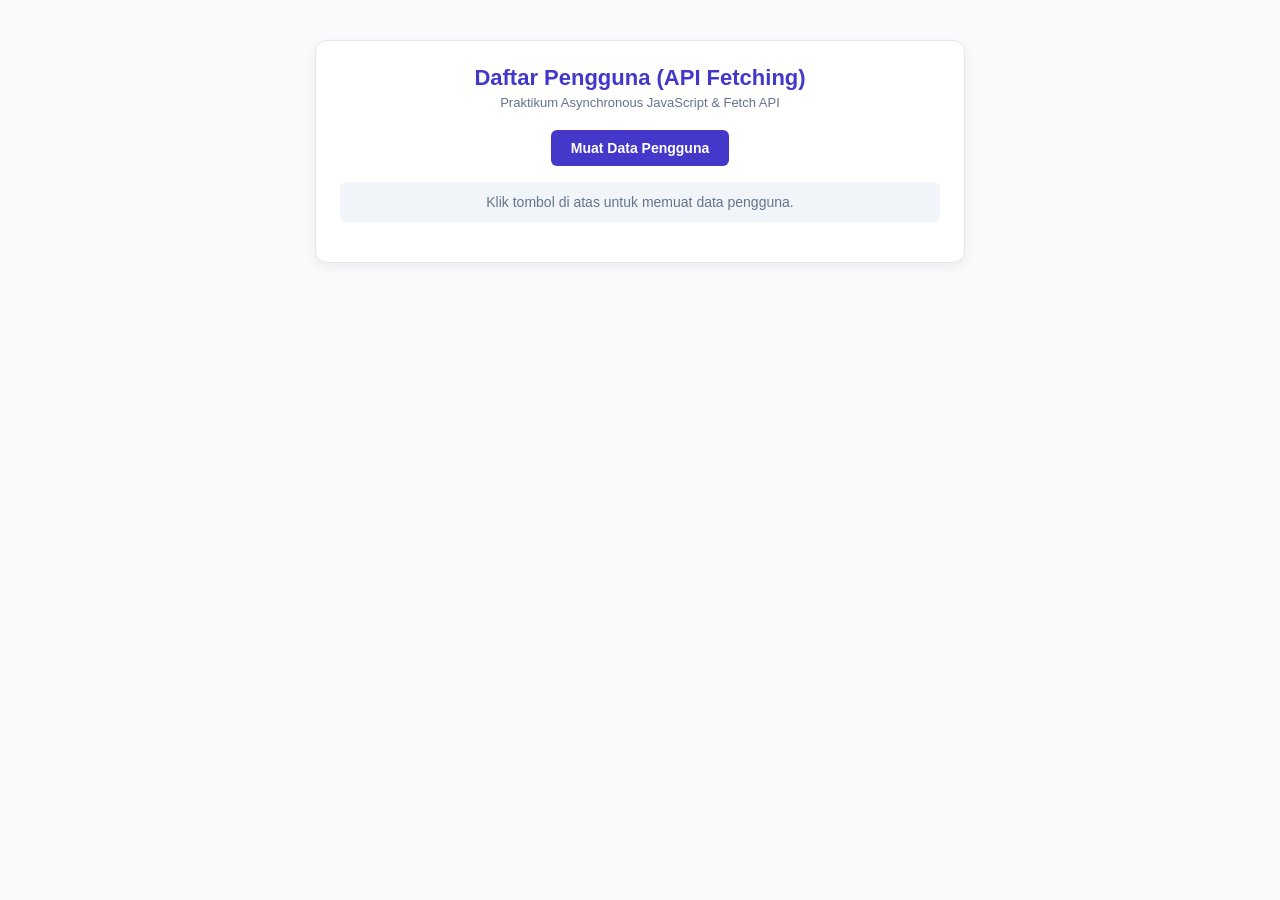
<file: index.html>
<!DOCTYPE html>
<html lang="id">
<head>
 <meta charset="UTF-8">
 <meta name="viewport" content="width=device-width, initial-scale=1.0">
 <title>Modul 6 - User Directory App</title>
 <link rel="stylesheet" href="style.css">
</head>
<body>
 <div class="container">
<h2>Daftar Pengguna (API Fetching)</h2>
 <p class="subtitle">Praktikum Asynchronous JavaScript & Fetch API</p>

 <!-- Tombol Aksi -->
 <div class="actions-bar">
 <button id="btnFetch" class="btn-primary">Muat Data Pengguna</button>
 </div>
 <!-- Indikator Status (Loading & Pesan Error) -->
 <div id="statusMessage" class="status-msg">Klik tombol di atas untuk memuat
data pengguna.</div>
 <!-- Kontainer Kartu Pengguna -->
 <div id="userList" class="user-grid"></div>
 </div>
 <script src="script.js"></script>
</body>
</html>
</file>
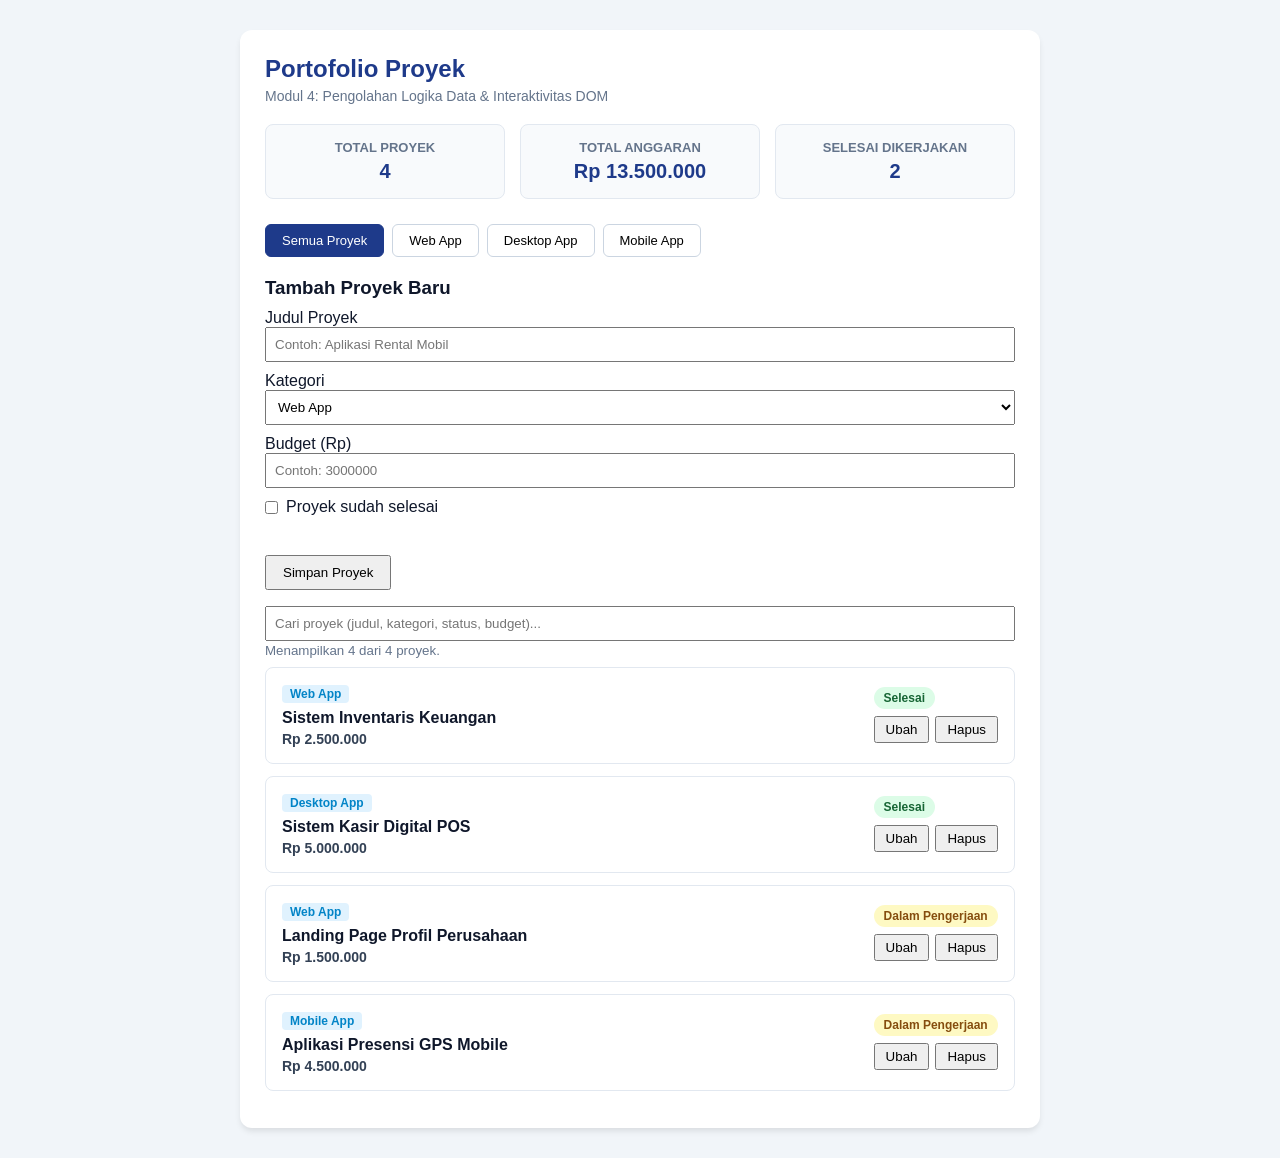
<file: index2.html>
<!DOCTYPE html>
<html lang="id">
<head>
    <meta charset="UTF-8">
    <meta name="viewport" content="width=device-width, initial-scale=1.0">
    <title>Dashboard Portofolio Proyek - Modul 4</title>
    <style>
        * {
            box-sizing: border-box;
            margin: 0;
            padding: 0;
            font-family: 'Segoe UI', Tahoma, Geneva, sans-serif;
        }

        body {
            background-color: #f1f5f9;
            color: #0f172a;
            padding: 30px 15px;
        }

        .container {
            max-width: 800px;
            margin: 0 auto;
            background: #ffffff;
            border-radius: 12px;
            padding: 25px;
            box-shadow: 0 4px 6px -1px rgba(0, 0, 0, 0.1);
        }

        h1 {
            color: #1e3a8a;
            font-size: 24px;
            margin-bottom: 5px;
        }

        p.subtitle {
            color: #64748b;
            margin-bottom: 20px;
            font-size: 14px;
        }

        .stats-grid {
            display: grid;
            grid-template-columns: repeat(auto-fit, minmax(200px, 1fr));
            gap: 15px;
            margin-bottom: 25px;
        }

        .stat-card {
            background: #f8fafc;
            border: 1px solid #e2e8f0;
            border-radius: 8px;
            padding: 15px;
            text-align: center;
        }

        .stat-card h3 {
            font-size: 13px;
            color: #64748b;
            text-transform: uppercase;
            margin-bottom: 5px;
        }

        .stat-card p {
            font-size: 20px;
            font-weight: bold;
            color: #1e3a8a;
        }

        .filter-group {
            display: flex;
            gap: 8px;
            margin-bottom: 20px;
            flex-wrap: wrap;
        }

        .btn-filter {
            padding: 8px 16px;
            border: 1px solid #cbd5e1;
            background: #ffffff;
            border-radius: 6px;
            cursor: pointer;
            font-size: 13px;
            font-weight: 500;
            transition: all 0.2s;
        }

        .btn-filter.active,
        .btn-filter:hover {
            background: #1e3a8a;
            color: #ffffff;
            border-color: #1e3a8a;
        }

        .project-card {
            border: 1px solid #e2e8f0;
            border-radius: 8px;
            padding: 16px;
            margin-bottom: 12px;
            display: flex;
            justify-content: space-between;
            align-items: center;
            background: #ffffff;
            transition: transform 0.15s ease;
        }

        .project-card:hover {
            transform: translateY(-2px);
            box-shadow: 0 4px 6px rgba(0, 0, 0, 0.05);
        }

        .project-info h4 {
            font-size: 16px;
            color: #0f172a;
            margin-bottom: 4px;
        }

        .project-category {
            display: inline-block;
            font-size: 12px;
            color: #0284c7;
            background: #e0f2fe;
            padding: 2px 8px;
            border-radius: 4px;
            margin-bottom: 6px;
            font-weight: 600;
        }

        .project-budget {
            font-size: 14px;
            color: #334155;
            font-weight: 600;
        }

        .badge {
            padding: 4px 10px;
            border-radius: 20px;
            font-size: 12px;
            font-weight: 600;
        }

        .badge-success {
            background: #dcfce7;
            color: #166534;
        }

        .badge-pending {
            background: #fef9c3;
            color: #854d0e;
        }
    </style>
</head>
<body>
    <div class="container">
        <h1>Portofolio Proyek</h1>
        <p class="subtitle">Modul 4: Pengolahan Logika Data & Interaktivitas DOM</p>

        <!-- Kartu Ringkasan Statistik -->
        <div class="stats-grid">
            <div class="stat-card">
                <h3>Total Proyek</h3>
                <p id="stat-total-projects">0</p>
            </div>

            <div class="stat-card">
                <h3>Total Anggaran</h3>
                <p id="stat-total-budget">Rp 0</p>
            </div>

            <div class="stat-card">
                <h3>Selesai Dikerjakan</h3>
                <p id="stat-completed-projects">0</p>
            </div>
        </div>

        <!-- Tombol Filter Kategori -->
        <div class="filter-group">
            <button class="btn-filter active" data-category="Semua">Semua Proyek</button>
            <button class="btn-filter" data-category="Web App">Web App</button>
            <button class="btn-filter" data-category="Desktop App">Desktop App</button>
            <button class="btn-filter" data-category="Mobile App">Mobile App</button>
        </div>

        <!-- Kontainer Daftar Proyek -->
        <div id="project-list"></div>
    </div>

    <script src="main.js"></script>
</body>
</html>
</file>
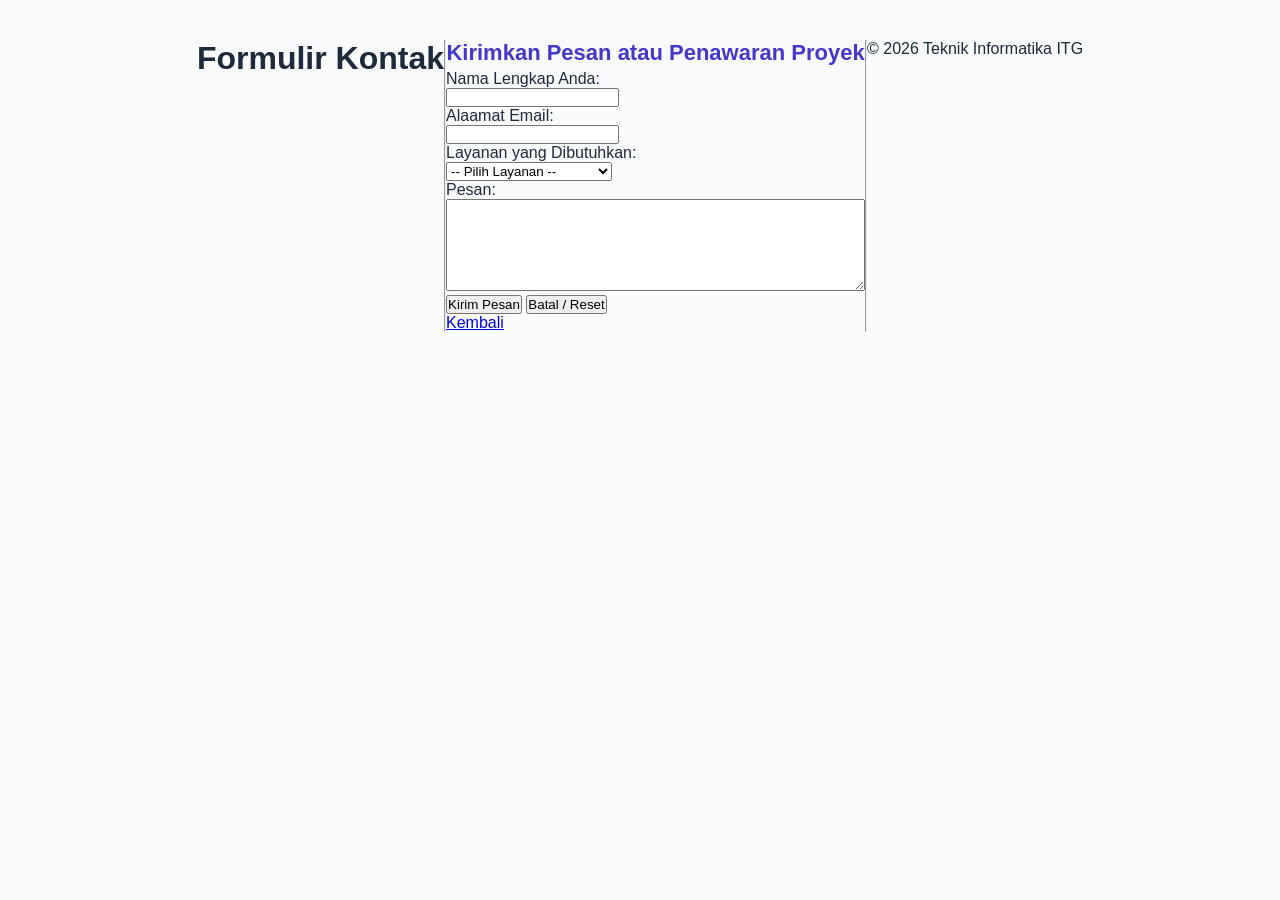
<file: kontak.html>
<!DOCTYPE html>
<html lang="en">
<head>
    <meta charset="UTF-8">
    <meta name="viewport" content="width=device-width, initial-scale=1.0">
    <title>Modul 2 - Form Kontak</title>
    <link rel="stylesheet" href="style.css">
</head>
<body>
    
    <header>
        <h1>Formulir Kontak</h1>
    </header>

    <hr>

    <main>
        <section>
            <h2>Kirimkan Pesan atau Penawaran Proyek</h2>
            <form>

                <p>
                    <label for="nama_pengirim">Nama Lengkap Anda:</label><br>
                    <input type="text" id="nama_pengirim" name="nama_pengirim">
                </p>

                <p>
                    <label for="email_pengirim">Alaamat Email:</label><br>
                    <input type="email" id="email_pengirim" name="email_pengirim">
                </p>

                <p>
                    <label for="Jenis_layanan">Layanan yang Dibutuhkan:</label><br>
                    <select id="jenis_layanan" name="jenis_layanan">
                        <option value="">-- Pilih Layanan --</option>
                        <option value="web">Pembuatan Web</option>
                        <option value="app">Pengembangan Aplikasi</option>
                        <option value="other">Lain-lain</option>
                    </select>
                </p>

                <p>
                    <label for="pesan">Pesan:</label><br>
                    <textarea id="pesan" name="pesan" rows="6" cols="50"></textarea>
                </p>

                <p>
                    <button type="submit">Kirim Pesan</button>
                    <button type="reset">Batal / Reset</button>
                    <p><a href="index.html">Kembali</a></p>
                </p>

            </form>
        </section>
    </main>

    <hr>

    <footer>
        <p>&copy; 2026 Teknik Informatika ITG</p>
    </footer>
</body>
</html>
</file>
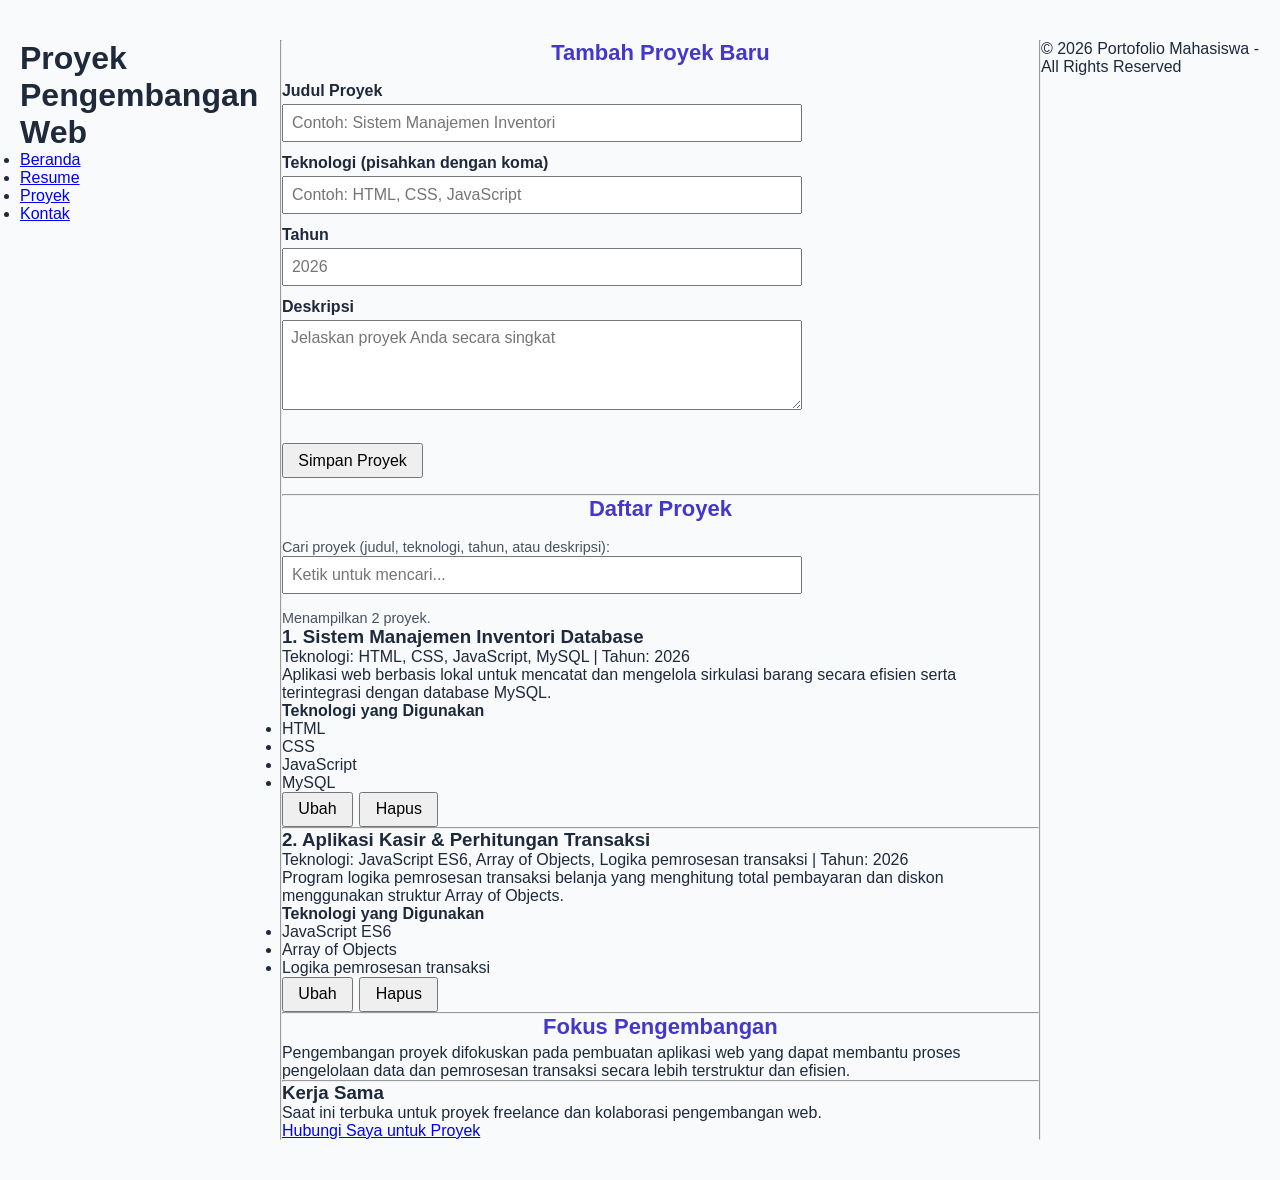
<file: project.html>
<!DOCTYPE html>
<html lang="id">
<head>
    <meta charset="UTF-8">
    <meta name="viewport" content="width=device-width, initial-scale=1.0">
    <title>Modul 2 - Daftar Proyek</title>
    <link rel="stylesheet" href="style.css">
    <style>
        /* Gaya tambahan untuk form CRUD & pencarian (aman jika style.css tidak mengaturnya) */
        .form-proyek, .cari-proyek { margin: 1rem 0; }
        .form-proyek .baris { margin-bottom: 0.75rem; }
        .form-proyek label { display: block; font-weight: bold; margin-bottom: 0.25rem; }
        .form-proyek input, .form-proyek textarea, .cari-proyek input {
            width: 100%; max-width: 520px; padding: 0.5rem; box-sizing: border-box; font: inherit;
        }
        .aksi button, .form-proyek button { padding: 0.4rem 0.9rem; margin-right: 0.4rem; cursor: pointer; font: inherit; }
        .info { font-size: 0.9rem; opacity: 0.8; }
        .pesan-kosong { font-style: italic; }
        .galat { color: #b00020; font-size: 0.9rem; min-height: 1.2em; }
    </style>
</head>
<body>

    <header>
        <h1>Proyek Pengembangan Web</h1>
        <nav>
            <ul>
                <li><a href="index.html">Beranda</a></li>
                <li><a href="resume.html">Resume</a></li>
                <li><a href="project.html">Proyek</a></li>
                <li><a href="kontak.html">Kontak</a></li>
            </ul>
        </nav>
    </header>

    <hr>

    <main>
        <!-- FORM TAMBAH / UBAH PROYEK (Create & Update) -->
        <section id="form-proyek-section">
            <h2 id="judul-form">Tambah Proyek Baru</h2>
            <form id="form-proyek" class="form-proyek" novalidate>
                <input type="hidden" id="proyek-id">

                <div class="baris">
                    <label for="judul">Judul Proyek</label>
                    <input type="text" id="judul" placeholder="Contoh: Sistem Manajemen Inventori" required>
                </div>

                <div class="baris">
                    <label for="teknologi">Teknologi (pisahkan dengan koma)</label>
                    <input type="text" id="teknologi" placeholder="Contoh: HTML, CSS, JavaScript" required>
                </div>

                <div class="baris">
                    <label for="tahun">Tahun</label>
                    <input type="number" id="tahun" min="1990" max="2100" placeholder="2026" required>
                </div>

                <div class="baris">
                    <label for="deskripsi">Deskripsi</label>
                    <textarea id="deskripsi" rows="4" placeholder="Jelaskan proyek Anda secara singkat" required></textarea>
                </div>

                <p class="galat" id="galat" role="alert"></p>

                <button type="submit" id="btn-simpan">Simpan Proyek</button>
                <button type="button" id="btn-batal" hidden>Batal Ubah</button>
            </form>
        </section>

        <hr>

        <!-- DAFTAR PROYEK (Read) + PENCARIAN -->
        <section id="daftar-proyek">
            <h2>Daftar Proyek</h2>

            <div class="cari-proyek">
                <label for="cari" class="info">Cari proyek (judul, teknologi, tahun, atau deskripsi):</label><br>
                <input type="search" id="cari" placeholder="Ketik untuk mencari...">
            </div>
            <p class="info" id="info-hasil"></p>

            <div id="list-proyek"></div>
        </section>

        <hr>

        <section id="fokus-pengembangan">
            <h2>Fokus Pengembangan</h2>
            <p>
                Pengembangan proyek difokuskan pada pembuatan aplikasi web
                yang dapat membantu proses pengelolaan data dan pemrosesan
                transaksi secara lebih terstruktur dan efisien.
            </p>
        </section>

        <hr>

        <aside>
            <h3>Kerja Sama</h3>
            <p>
                Saat ini terbuka untuk proyek freelance dan kolaborasi
                pengembangan web.
            </p>
            <p><a href="kontak.html">Hubungi Saya untuk Proyek</a></p>
        </aside>
    </main>

    <hr>

    <footer>
        <p>&copy; 2026 Portofolio Mahasiswa - All Rights Reserved</p>
    </footer>

    <script>
        const KUNCI = 'daftarProyek';

        // Data awal (diambil dari isi halaman sebelumnya)
        const DATA_AWAL = [
            {
                id: 1,
                judul: 'Sistem Manajemen Inventori Database',
                teknologi: ['HTML', 'CSS', 'JavaScript', 'MySQL'],
                tahun: 2026,
                deskripsi: 'Aplikasi web berbasis lokal untuk mencatat dan mengelola sirkulasi barang secara efisien serta terintegrasi dengan database MySQL.'
            },
            {
                id: 2,
                judul: 'Aplikasi Kasir & Perhitungan Transaksi',
                teknologi: ['JavaScript ES6', 'Array of Objects', 'Logika pemrosesan transaksi'],
                tahun: 2026,
                deskripsi: 'Program logika pemrosesan transaksi belanja yang menghitung total pembayaran dan diskon menggunakan struktur Array of Objects.'
            }
        ];

        // ---------- Penyimpanan (localStorage) ----------
        function muatData() {
            try {
                const mentah = localStorage.getItem(KUNCI);
                if (mentah === null) return DATA_AWAL.slice();
                const data = JSON.parse(mentah);
                return Array.isArray(data) ? data : DATA_AWAL.slice();
            } catch (e) {
                return DATA_AWAL.slice();
            }
        }

        function simpanData() {
            try {
                localStorage.setItem(KUNCI, JSON.stringify(proyek));
            } catch (e) {
                console.error('Gagal menyimpan data:', e);
            }
        }

        let proyek = muatData();

        // ---------- Elemen ----------
        const form = document.getElementById('form-proyek');
        const inputId = document.getElementById('proyek-id');
        const inputJudul = document.getElementById('judul');
        const inputTeknologi = document.getElementById('teknologi');
        const inputTahun = document.getElementById('tahun');
        const inputDeskripsi = document.getElementById('deskripsi');
        const inputCari = document.getElementById('cari');
        const elList = document.getElementById('list-proyek');
        const elInfo = document.getElementById('info-hasil');
        const elGalat = document.getElementById('galat');
        const judulForm = document.getElementById('judul-form');
        const btnSimpan = document.getElementById('btn-simpan');
        const btnBatal = document.getElementById('btn-batal');

        // ---------- Util ----------
        function buatEl(tag, teks) {
            const el = document.createElement(tag);
            if (teks !== undefined) el.textContent = teks; // textContent = aman dari XSS
            return el;
        }

        function idBaru() {
            return proyek.reduce((maks, p) => Math.max(maks, p.id), 0) + 1;
        }

        function parseTeknologi(teks) {
            return teks.split(',').map(t => t.trim()).filter(t => t !== '');
        }

        // ---------- READ + SEARCH ----------
        function render() {
            const kata = inputCari.value.trim().toLowerCase();

            const hasil = proyek.filter(p => {
                if (kata === '') return true;
                const gudang = [p.judul, p.deskripsi, String(p.tahun), p.teknologi.join(' ')]
                    .join(' ').toLowerCase();
                return gudang.includes(kata);
            });

            elList.innerHTML = '';

            if (kata === '') {
                elInfo.textContent = 'Menampilkan ' + proyek.length + ' proyek.';
            } else {
                elInfo.textContent = 'Ditemukan ' + hasil.length + ' dari ' + proyek.length +
                    ' proyek untuk "' + inputCari.value.trim() + '".';
            }

            if (hasil.length === 0) {
                elList.appendChild(buatEl('p',
                    proyek.length === 0
                        ? 'Belum ada proyek. Tambahkan proyek pertama Anda lewat form di atas.'
                        : 'Tidak ada proyek yang cocok dengan pencarian.'
                )).classList.add('pesan-kosong');
                return;
            }

            hasil.forEach((p, i) => {
                const article = document.createElement('article');

                const header = document.createElement('header');
                header.appendChild(buatEl('h3', (i + 1) + '. ' + p.judul));

                const meta = document.createElement('p');
                meta.appendChild(document.createTextNode('Teknologi: ' + p.teknologi.join(', ') + ' | Tahun: '));
                const waktu = buatEl('time', String(p.tahun));
                waktu.setAttribute('datetime', String(p.tahun));
                meta.appendChild(waktu);
                header.appendChild(meta);
                article.appendChild(header);

                article.appendChild(buatEl('p', p.deskripsi));

                article.appendChild(buatEl('h4', 'Teknologi yang Digunakan'));
                const ul = document.createElement('ul');
                p.teknologi.forEach(t => ul.appendChild(buatEl('li', t)));
                article.appendChild(ul);

                const aksi = document.createElement('div');
                aksi.className = 'aksi';

                const btnEdit = buatEl('button', 'Ubah');
                btnEdit.type = 'button';
                btnEdit.addEventListener('click', () => mulaiUbah(p.id));

                const btnHapus = buatEl('button', 'Hapus');
                btnHapus.type = 'button';
                btnHapus.addEventListener('click', () => hapusProyek(p.id));

                aksi.appendChild(btnEdit);
                aksi.appendChild(btnHapus);
                article.appendChild(aksi);

                elList.appendChild(article);
                if (i < hasil.length - 1) elList.appendChild(document.createElement('hr'));
            });
        }

        // ---------- CREATE & UPDATE ----------
        form.addEventListener('submit', function (e) {
            e.preventDefault();
            elGalat.textContent = '';

            const judul = inputJudul.value.trim();
            const teknologi = parseTeknologi(inputTeknologi.value);
            const tahun = parseInt(inputTahun.value, 10);
            const deskripsi = inputDeskripsi.value.trim();

            if (!judul || teknologi.length === 0 || !deskripsi || isNaN(tahun)) {
                elGalat.textContent = 'Semua kolom wajib diisi (teknologi minimal satu, tahun berupa angka).';
                return;
            }

            if (inputId.value === '') {
                // CREATE
                proyek.push({ id: idBaru(), judul, teknologi, tahun, deskripsi });
            } else {
                // UPDATE
                const id = Number(inputId.value);
                const p = proyek.find(x => x.id === id);
                if (p) {
                    p.judul = judul;
                    p.teknologi = teknologi;
                    p.tahun = tahun;
                    p.deskripsi = deskripsi;
                }
            }

            simpanData();
            resetForm();
            render();
        });

        function mulaiUbah(id) {
            const p = proyek.find(x => x.id === id);
            if (!p) return;
            inputId.value = p.id;
            inputJudul.value = p.judul;
            inputTeknologi.value = p.teknologi.join(', ');
            inputTahun.value = p.tahun;
            inputDeskripsi.value = p.deskripsi;
            judulForm.textContent = 'Ubah Proyek';
            btnSimpan.textContent = 'Simpan Perubahan';
            btnBatal.hidden = false;
            elGalat.textContent = '';
            document.getElementById('form-proyek-section').scrollIntoView({ behavior: 'smooth' });
            inputJudul.focus();
        }

        function resetForm() {
            form.reset();
            inputId.value = '';
            judulForm.textContent = 'Tambah Proyek Baru';
            btnSimpan.textContent = 'Simpan Proyek';
            btnBatal.hidden = true;
            elGalat.textContent = '';
        }

        btnBatal.addEventListener('click', resetForm);

        // ---------- DELETE ----------
        function hapusProyek(id) {
            const p = proyek.find(x => x.id === id);
            if (!p) return;
            if (!confirm('Hapus proyek "' + p.judul + '"?')) return;
            proyek = proyek.filter(x => x.id !== id);
            // Jika proyek yang sedang diubah dihapus, reset form
            if (inputId.value !== '' && Number(inputId.value) === id) resetForm();
            simpanData();
            render();
        }

        // ---------- SEARCH (real-time) ----------
        inputCari.addEventListener('input', render);

        render();
    </script>

</body>
</html>
</file>
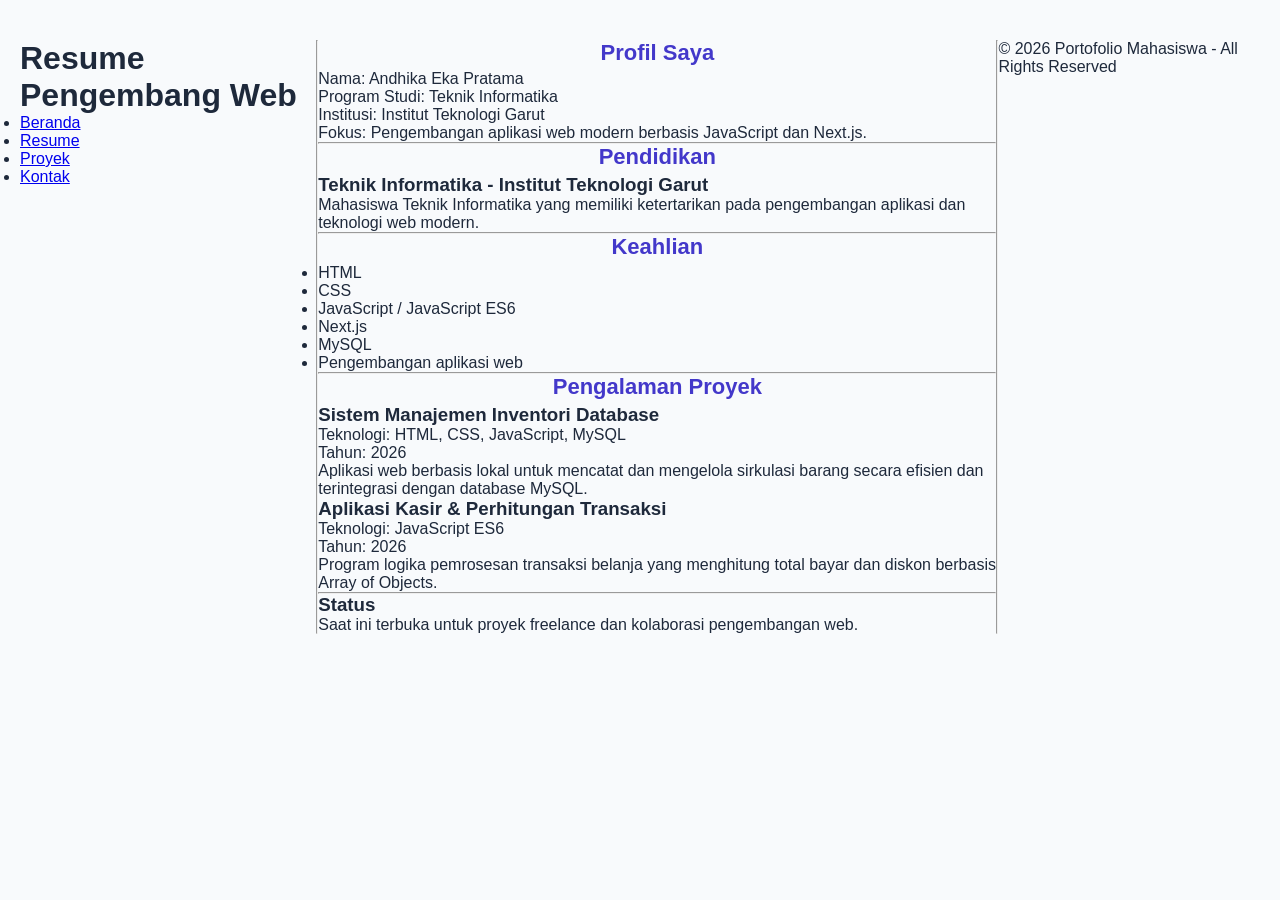
<file: resume.html>
<!DOCTYPE html>
<html lang="en">
<head>
    <meta charset="UTF-8">
    <meta name="viewport" content="width=device-width, initial-scale=1.0">
    <title>Modul 2 - Resume Mahasiswa</title>
    <link rel="stylesheet" href="style.css">
</head>
<body>

    <header>
        <h1>Resume Pengembang Web</h1>
        <nav>
            <ul>
                <li><a href="index.html">Beranda</a></li>
                <li><a href="resume.html">Resume</a></li>
                <li><a href="project.html">Proyek</a></li>
                <li><a href="kontak.html">Kontak</a></li>
            </ul>
        </nav>
    </header>

    <hr>

    <main>
        <section id="profil">
            <h2>Profil Saya</h2>
            <p>Nama: Andhika Eka Pratama</p>
            <p>Program Studi: Teknik Informatika</p>
            <p>Institusi: Institut Teknologi Garut</p>
            <p>Fokus: Pengembangan aplikasi web modern berbasis JavaScript dan Next.js.</p>
        </section>

        <hr>

        <section id="pendidikan">
            <h2>Pendidikan</h2>
            <article>
                <h3>Teknik Informatika - Institut Teknologi Garut</h3>
                <p>Mahasiswa Teknik Informatika yang memiliki ketertarikan pada pengembangan aplikasi dan teknologi web modern.</p>
            </article>
        </section>

        <hr>

        <section id="keahlian">
            <h2>Keahlian</h2>
            <ul>
                <li>HTML</li>
                <li>CSS</li>
                <li>JavaScript / JavaScript ES6</li>
                <li>Next.js</li>
                <li>MySQL</li>
                <li>Pengembangan aplikasi web</li>
            </ul>
        </section>

        <hr>

        <section id="pengalaman-proyek">
            <h2>Pengalaman Proyek</h2>

            <article>
                <h3>Sistem Manajemen Inventori Database</h3>
                <p>Teknologi: HTML, CSS, JavaScript, MySQL</p>
                <p>Tahun: <time datetime="2026">2026</time></p>
                <p>Aplikasi web berbasis lokal untuk mencatat dan mengelola sirkulasi barang secara efisien dan terintegrasi dengan database MySQL.</p>
            </article>

            <article>
                <h3>Aplikasi Kasir & Perhitungan Transaksi</h3>
                <p>Teknologi: JavaScript ES6</p>
                <p>Tahun: <time datetime="2026">2026</time></p>
                <p>Program logika pemrosesan transaksi belanja yang menghitung total bayar dan diskon berbasis Array of Objects.</p>
            </article>
        </section>

        <hr>

        <aside>
            <h3>Status</h3>
            <p>Saat ini terbuka untuk proyek freelance dan kolaborasi pengembangan web.</p>
        </aside>
    </main>

    <hr>

    <footer>
        <p>&copy; 2026 Portofolio Mahasiswa - All Rights Reserved</p>
    </footer>

</body>
</html>
</file>
<file: style.css>
* { box-sizing: border-box; margin: 0; padding: 0; }
body {
 font-family: 'Segoe UI', Tahoma, Geneva, Verdana, sans-serif;
 background-color: #f8fafc; color: #1e293b; padding: 40px 20px;
 display: flex; justify-content: center;
}
.container {
 background: #ffffff; width: 100%; max-width: 650px; padding: 24px;
 border-radius: 12px; border: 1px solid #e2e8f0; box-shadow: 0 4px 12px
rgba(0,0,0,0.06);
}
h2 { color: #4338ca; text-align: center; margin-bottom: 4px; font-size: 22px; }
.subtitle { color: #64748b; text-align: center; font-size: 13px; margin-bottom: 20px;
}
.actions-bar { display: flex; justify-content: center; margin-bottom: 16px; }
button.btn-primary {
 background-color: #4338ca; color: white; border: none; padding: 10px 20px;
 border-radius: 6px; font-weight: bold; cursor: pointer; font-size: 14px;
 transition: background-color 0.2s;
}
button.btn-primary:hover { background-color: #3730a3; }
button:disabled { background-color: #94a3b8; cursor: not-allowed; }
.status-msg {
 text-align: center; font-size: 14px; color: #64748b; padding: 12px;
 border-radius: 6px; background-color: #f1f5f9; margin-bottom: 16px;
}
.status-msg.error { background-color: #fef2f2; color: #dc2626; border: 1px solid
#fecaca; }
.user-grid {
display: grid; grid-template-columns: repeat(auto-fit, minmax(250px, 1fr));
 gap: 12px;
}
.user-card {
 background: #ffffff; border: 1px solid #e2e8f0; border-radius: 8px; padding: 14px;
}
.user-name { font-size: 15px; font-weight: bold; color: #0f172a; margin-bottom: 4px; }
.user-email { font-size: 13px; color: #0284c7; margin-bottom: 4px; }
.user-company { font-size: 12px; color: #64748b; }
</file>
